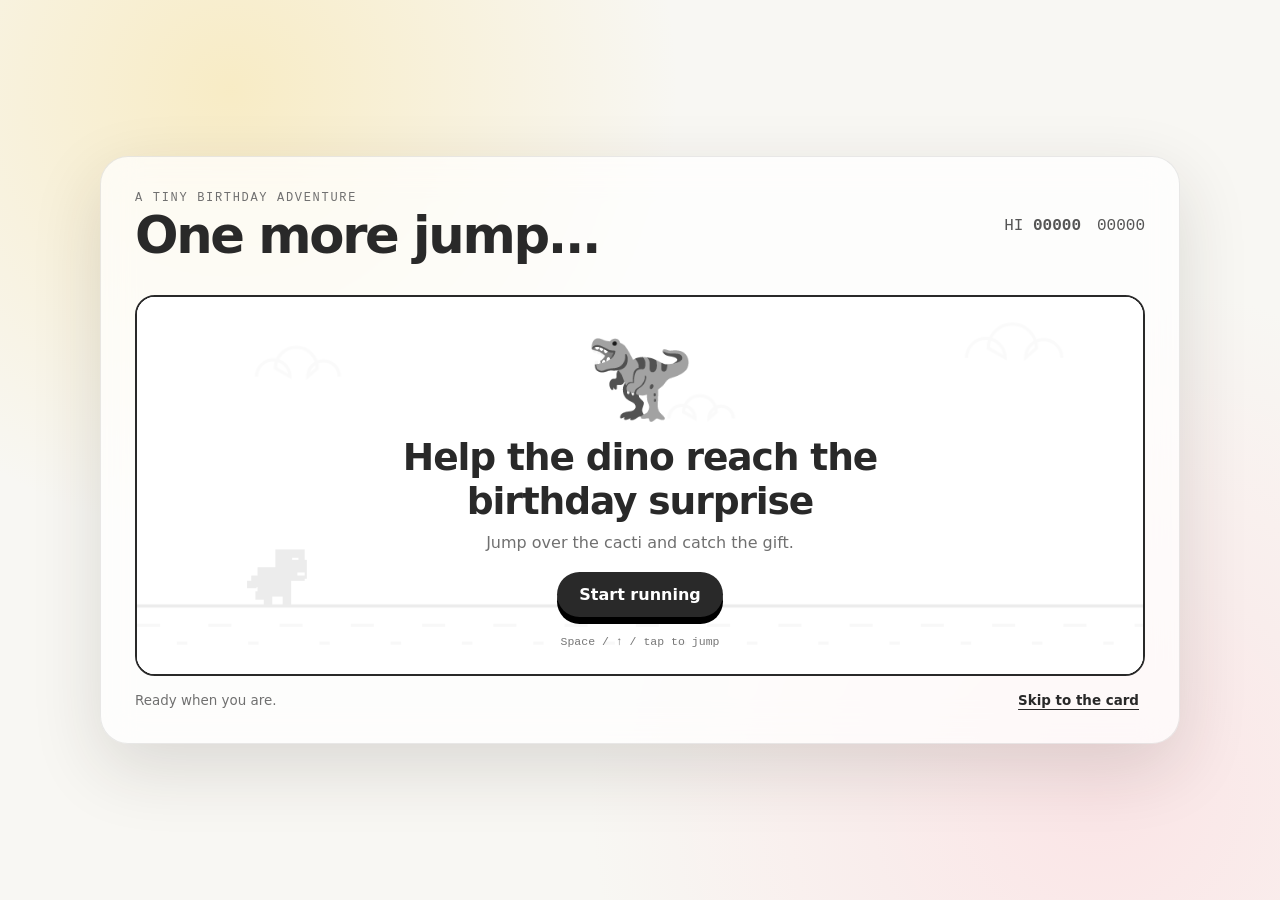
<file: birthday-card/index.html>
<!doctype html>
<html lang="en">
<head>
  <meta charset="utf-8" />
  <meta name="viewport" content="width=device-width, initial-scale=1, viewport-fit=cover" />
  <meta name="theme-color" content="#f8f7f3" />
  <meta name="description" content="A playful birthday card hidden behind a tiny dinosaur runner game." />
  <title>A Tiny Birthday Adventure</title>
  <link rel="stylesheet" href="styles.css" />
</head>
<body>
  <main class="app-shell">
    <section id="gameScreen" class="screen game-screen" aria-labelledby="gameTitle">
      <header class="game-header">
        <div>
          <p class="eyebrow">A tiny birthday adventure</p>
          <h1 id="gameTitle">One more jump...</h1>
        </div>
        <div class="scoreboard" aria-live="polite">
          <span>HI <strong id="highScore">00000</strong></span>
          <span id="score">00000</span>
        </div>
      </header>

      <div class="game-frame" id="gameFrame">
        <canvas id="gameCanvas" width="960" height="360" aria-label="Dinosaur runner game"></canvas>
        <div id="startOverlay" class="game-overlay">
          <div class="pixel-dino" aria-hidden="true">🦖</div>
          <h2>Help the dino reach the birthday surprise</h2>
          <p>Jump over the cacti and catch the gift.</p>
          <button id="startButton" class="primary-button" type="button">Start running</button>
          <p class="control-hint">Space / ↑ / tap to jump</p>
        </div>
        <button id="jumpButton" class="jump-button" type="button" aria-label="Jump">JUMP</button>
      </div>

      <footer class="game-footer">
        <span id="gameStatus">Ready when you are.</span>
        <button id="skipButton" class="text-button" type="button">Skip to the card</button>
      </footer>
    </section>

    <section id="cardScreen" class="screen card-screen" aria-labelledby="birthdayHeading" hidden>
      <div id="confettiLayer" class="confetti-layer" aria-hidden="true"></div>
      <div class="card-wrap">
        <div class="card-topline">
          <span class="mini-pill">SPECIAL DELIVERY</span>
          <button id="replayButton" class="icon-button" type="button" aria-label="Replay game">↻</button>
        </div>

        <div class="cake" aria-hidden="true">
          <div class="flame"></div>
          <div class="candle"></div>
          <div class="icing"></div>
          <div class="cake-body"></div>
          <div class="plate"></div>
        </div>

        <p class="card-kicker">You made it!</p>
        <h2 id="birthdayHeading">Happy Birthday, <span id="recipientName">You</span>!</h2>
        <p id="birthdayMessage" class="birthday-message">
          I hope this new chapter brings you more calm mornings, loud laughs, lucky surprises,
          and the kind of happiness that stays.
        </p>

        <div class="wish-box">
          <span aria-hidden="true">✦</span>
          <p>Make a wish. No pressure — the dino already did the hard part.</p>
          <span aria-hidden="true">✦</span>
        </div>

        <p class="signature">With lots of love,<br /><strong id="senderName">Rayhan</strong></p>
        <button id="celebrateButton" class="primary-button celebrate-button" type="button">Celebrate again 🎉</button>
      </div>
    </section>
  </main>

  <noscript>This birthday card needs JavaScript enabled to run the game.</noscript>
  <script src="script.js"></script>
</body>
</html>
</file>
<file: birthday-card/styles.css>
:root {
  --paper: #f8f7f3;
  --ink: #292929;
  --muted: #707070;
  --line: #d7d4cc;
  --red: #ee5a51;
  --yellow: #f8d66d;
  --pink: #ffc4cf;
  --green: #88bf9b;
  --shadow: 0 24px 70px rgba(40, 37, 31, 0.14);
}

* { box-sizing: border-box; }

html, body { min-height: 100%; }

body {
  margin: 0;
  background:
    radial-gradient(circle at 18% 10%, rgba(248, 214, 109, 0.34), transparent 28rem),
    radial-gradient(circle at 86% 88%, rgba(255, 196, 207, 0.36), transparent 32rem),
    var(--paper);
  color: var(--ink);
  font-family: Inter, ui-sans-serif, system-ui, -apple-system, BlinkMacSystemFont, "Segoe UI", sans-serif;
}

button { font: inherit; }

.app-shell {
  min-height: 100dvh;
  display: grid;
  place-items: center;
  padding: clamp(14px, 3vw, 32px);
}

.screen {
  width: min(1080px, 100%);
  animation: screen-in 480ms cubic-bezier(.22,.8,.22,1) both;
}

@keyframes screen-in {
  from { opacity: 0; transform: translateY(16px) scale(.99); }
  to { opacity: 1; transform: translateY(0) scale(1); }
}

.game-screen {
  background: rgba(255,255,255,.72);
  border: 1px solid rgba(41,41,41,.1);
  border-radius: 28px;
  padding: clamp(18px, 3vw, 34px);
  box-shadow: var(--shadow);
  backdrop-filter: blur(18px);
}

.game-header,
.game-footer,
.card-topline {
  display: flex;
  align-items: center;
  justify-content: space-between;
  gap: 18px;
}

.eyebrow,
.card-kicker,
.mini-pill {
  margin: 0;
  color: var(--muted);
  font-family: ui-monospace, SFMono-Regular, Menlo, Monaco, Consolas, "Liberation Mono", monospace;
  font-size: .75rem;
  font-weight: 500;
  letter-spacing: .14em;
  text-transform: uppercase;
}

.game-header h1 {
  margin: 5px 0 0;
  font-size: clamp(1.7rem, 4vw, 3.3rem);
  line-height: 1;
  letter-spacing: -.045em;
}

.scoreboard {
  display: flex;
  gap: 16px;
  color: #555;
  font-family: ui-monospace, SFMono-Regular, Menlo, Monaco, Consolas, "Liberation Mono", monospace;
  font-size: clamp(.78rem, 2vw, 1rem);
  white-space: nowrap;
}

.game-frame {
  position: relative;
  overflow: hidden;
  margin: clamp(18px, 3vw, 34px) 0 16px;
  border: 2px solid var(--ink);
  border-radius: 20px;
  background: #fff;
  isolation: isolate;
}

#gameCanvas {
  display: block;
  width: 100%;
  height: auto;
  min-height: 260px;
  touch-action: none;
}

.game-overlay {
  position: absolute;
  inset: 0;
  z-index: 3;
  display: grid;
  place-content: center;
  justify-items: center;
  padding: 28px;
  text-align: center;
  background: rgba(255,255,255,.91);
  transition: opacity 220ms ease, visibility 220ms ease;
}

.game-overlay.is-hidden {
  opacity: 0;
  visibility: hidden;
  pointer-events: none;
}

.pixel-dino {
  margin-bottom: 8px;
  font-size: clamp(3rem, 8vw, 5.5rem);
  filter: grayscale(1) contrast(1.3);
  animation: bob 1.1s steps(2, end) infinite;
}

@keyframes bob { 50% { transform: translateY(-6px); } }

.game-overlay h2 {
  max-width: 560px;
  margin: 0;
  font-size: clamp(1.35rem, 3vw, 2.35rem);
  letter-spacing: -.03em;
}

.game-overlay > p:not(.control-hint) {
  margin: 10px 0 20px;
  color: var(--muted);
}

.primary-button {
  border: 0;
  border-radius: 999px;
  padding: 13px 22px;
  background: var(--ink);
  color: white;
  font-weight: 800;
  cursor: pointer;
  box-shadow: 0 7px 0 #000;
  transition: transform 120ms ease, box-shadow 120ms ease;
}

.primary-button:hover { transform: translateY(-2px); box-shadow: 0 9px 0 #000; }
.primary-button:active { transform: translateY(5px); box-shadow: 0 2px 0 #000; }
.primary-button:focus-visible,
.text-button:focus-visible,
.icon-button:focus-visible,
.jump-button:focus-visible { outline: 3px solid var(--yellow); outline-offset: 3px; }

.control-hint {
  margin: 18px 0 0;
  color: #777;
  font-family: ui-monospace, SFMono-Regular, Menlo, Monaco, Consolas, "Liberation Mono", monospace;
  font-size: .72rem;
}

.jump-button {
  position: absolute;
  right: 14px;
  bottom: 14px;
  z-index: 2;
  display: none;
  width: 66px;
  height: 66px;
  border: 2px solid var(--ink);
  border-radius: 50%;
  background: rgba(248,214,109,.92);
  color: var(--ink);
  font-family: ui-monospace, SFMono-Regular, Menlo, Monaco, Consolas, "Liberation Mono", monospace;
  font-size: .75rem;
  font-weight: 700;
  box-shadow: 0 5px 0 var(--ink);
}

.jump-button:active { transform: translateY(4px); box-shadow: 0 1px 0 var(--ink); }
.game-frame.is-running .jump-button { display: block; }

.game-footer {
  color: var(--muted);
  font-size: .84rem;
}

.text-button,
.icon-button {
  border: 0;
  background: transparent;
  color: var(--ink);
  font-weight: 800;
  cursor: pointer;
}

.text-button { text-decoration: underline; text-underline-offset: 4px; }

.card-screen { max-width: 690px; }

.card-wrap {
  position: relative;
  overflow: hidden;
  padding: clamp(26px, 6vw, 64px);
  border: 2px solid var(--ink);
  border-radius: 34px;
  background:
    linear-gradient(rgba(255,255,255,.9), rgba(255,255,255,.9)),
    repeating-linear-gradient(45deg, transparent 0 16px, rgba(238,90,81,.07) 16px 32px);
  box-shadow: var(--shadow), 10px 10px 0 var(--ink);
  text-align: center;
}

.card-topline { position: relative; z-index: 2; }

.mini-pill {
  display: inline-flex;
  padding: 8px 11px;
  border: 1px solid var(--ink);
  border-radius: 999px;
  color: var(--ink);
  background: var(--yellow);
}

.icon-button {
  display: grid;
  place-items: center;
  width: 40px;
  height: 40px;
  border: 1px solid var(--ink);
  border-radius: 50%;
  background: white;
  font-size: 1.2rem;
}

.cake {
  position: relative;
  width: 170px;
  height: 170px;
  margin: 22px auto 8px;
}

.plate {
  position: absolute;
  left: 17px;
  bottom: 12px;
  width: 136px;
  height: 18px;
  border: 3px solid var(--ink);
  border-radius: 50%;
  background: #fff;
}

.cake-body {
  position: absolute;
  left: 34px;
  bottom: 28px;
  width: 102px;
  height: 69px;
  border: 3px solid var(--ink);
  border-radius: 10px 10px 20px 20px;
  background: var(--pink);
  background-image: radial-gradient(circle, var(--red) 0 3px, transparent 4px);
  background-size: 25px 25px;
}

.icing {
  position: absolute;
  left: 29px;
  bottom: 82px;
  z-index: 2;
  width: 112px;
  height: 31px;
  border: 3px solid var(--ink);
  border-radius: 50% 50% 42% 42%;
  background: #fff6d5;
}

.candle {
  position: absolute;
  left: 78px;
  bottom: 109px;
  width: 14px;
  height: 35px;
  border: 3px solid var(--ink);
  background: repeating-linear-gradient(45deg, #fff 0 5px, var(--red) 5px 10px);
}

.flame {
  position: absolute;
  left: 75px;
  bottom: 145px;
  width: 20px;
  height: 27px;
  border: 3px solid var(--ink);
  border-radius: 60% 45% 55% 50%;
  background: var(--yellow);
  transform: rotate(45deg);
  animation: flicker 850ms ease-in-out infinite alternate;
}

@keyframes flicker { to { transform: rotate(37deg) scale(.88); } }

.card-kicker { margin-top: 8px; color: var(--red); }

.card-wrap h2 {
  margin: 8px auto 14px;
  max-width: 580px;
  font-size: clamp(2.1rem, 7vw, 4.7rem);
  line-height: .98;
  letter-spacing: -.06em;
}

.birthday-message {
  max-width: 560px;
  margin: 0 auto;
  color: #555;
  font-size: clamp(1rem, 2.3vw, 1.18rem);
  line-height: 1.8;
}

.wish-box {
  display: grid;
  grid-template-columns: auto 1fr auto;
  align-items: center;
  gap: 12px;
  margin: 28px auto;
  padding: 16px 18px;
  border: 1px dashed var(--ink);
  border-radius: 16px;
  background: #fff9e7;
  font-family: ui-monospace, SFMono-Regular, Menlo, Monaco, Consolas, "Liberation Mono", monospace;
  font-size: .78rem;
}

.wish-box p { margin: 0; }
.signature { margin: 24px 0; color: var(--muted); line-height: 1.65; }
.signature strong { color: var(--ink); font-size: 1.05rem; }
.celebrate-button { background: var(--red); box-shadow: 0 7px 0 #982f2a; }
.celebrate-button:hover { box-shadow: 0 9px 0 #982f2a; }
.celebrate-button:active { box-shadow: 0 2px 0 #982f2a; }

.confetti-layer {
  position: fixed;
  inset: 0;
  z-index: 10;
  overflow: hidden;
  pointer-events: none;
}

.confetti {
  position: absolute;
  top: -30px;
  width: 10px;
  height: 18px;
  border: 2px solid var(--ink);
  animation: confetti-fall var(--fall-duration) linear forwards;
}

@keyframes confetti-fall {
  to { transform: translate3d(var(--drift), 110vh, 0) rotate(var(--spin)); }
}

@media (max-width: 660px) {
  .app-shell { padding: 10px; }
  .game-screen { border-radius: 20px; padding: 16px; }
  .game-header { align-items: flex-start; }
  .scoreboard { flex-direction: column; gap: 2px; align-items: flex-end; }
  #gameCanvas { min-height: 390px; object-fit: cover; }
  .game-footer { align-items: flex-start; }
  #gameStatus { max-width: 55%; }
  .card-wrap { border-radius: 24px; box-shadow: 6px 6px 0 var(--ink); }
  .wish-box { grid-template-columns: 1fr; }
  .wish-box > span { display: none; }
}

@media (prefers-reduced-motion: reduce) {
  *, *::before, *::after {
    scroll-behavior: auto !important;
    animation-duration: .001ms !important;
    animation-iteration-count: 1 !important;
    transition-duration: .001ms !important;
  }
}
</file>
